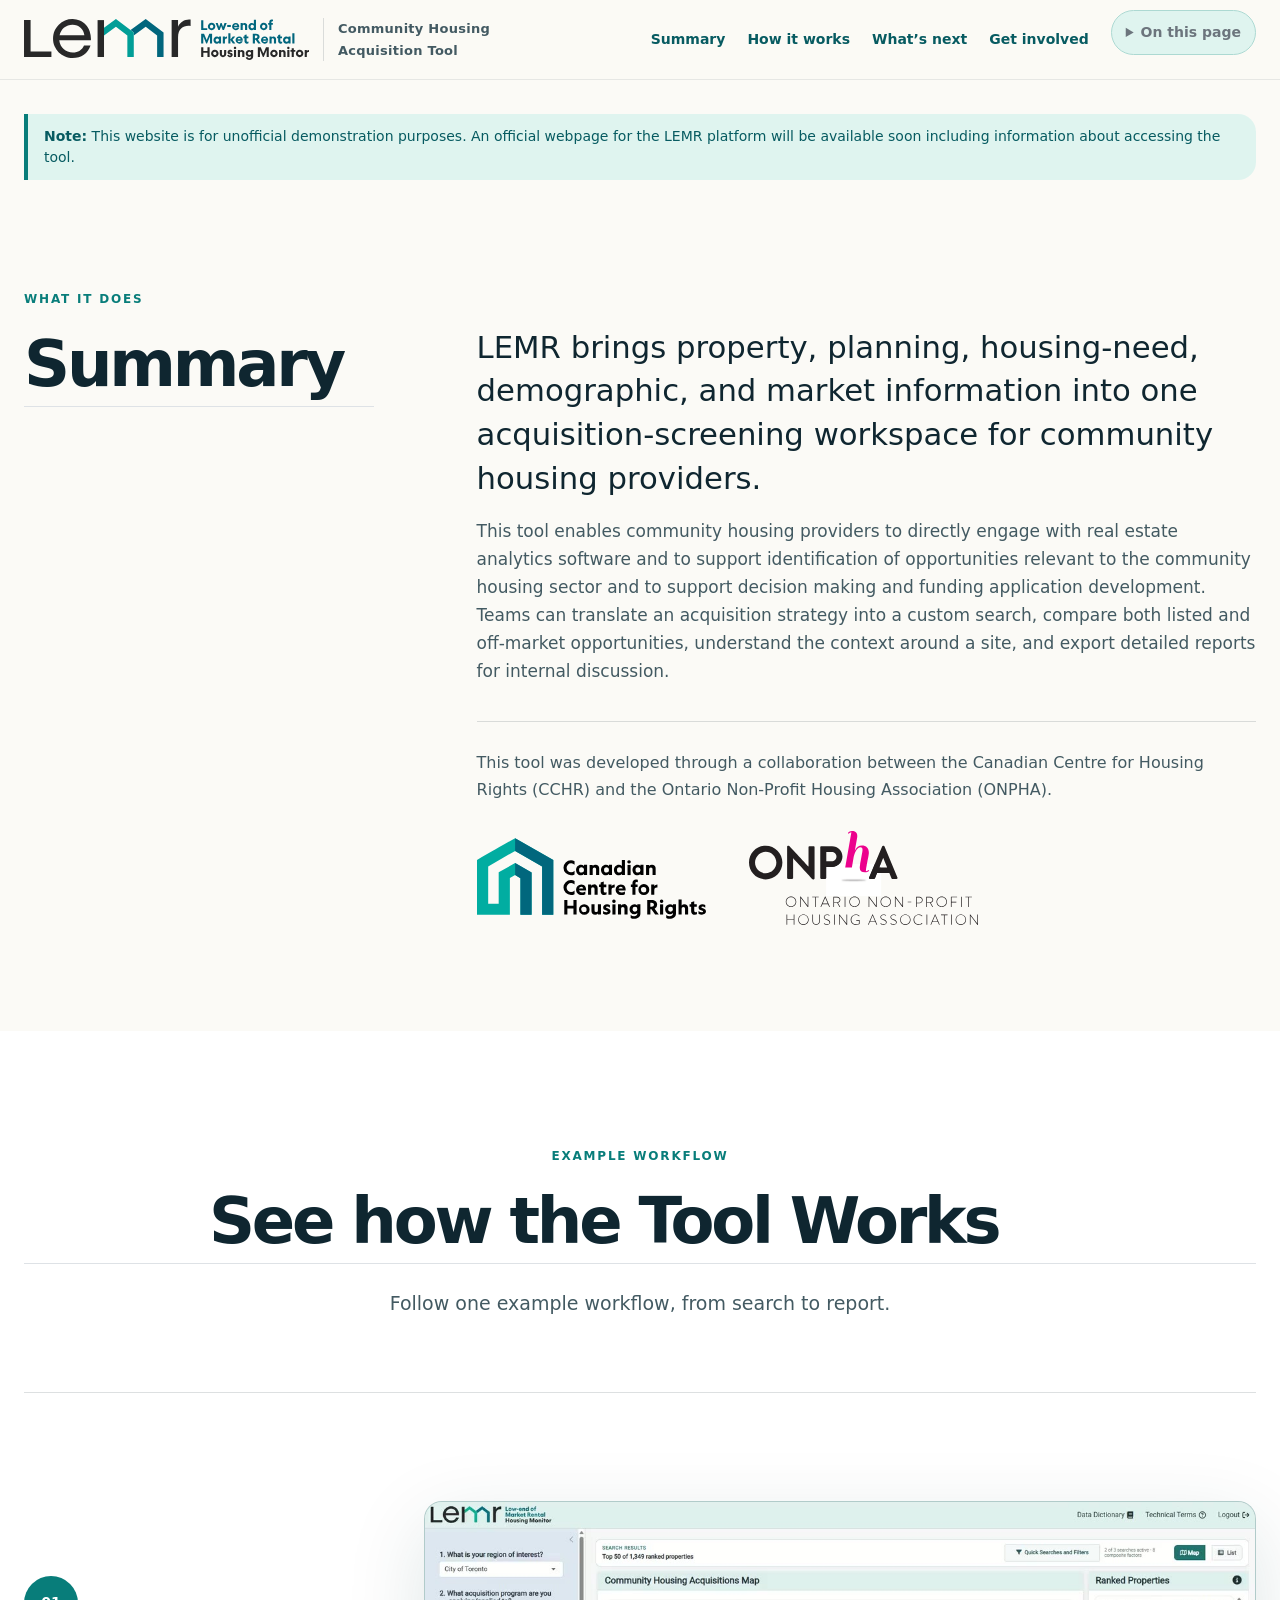
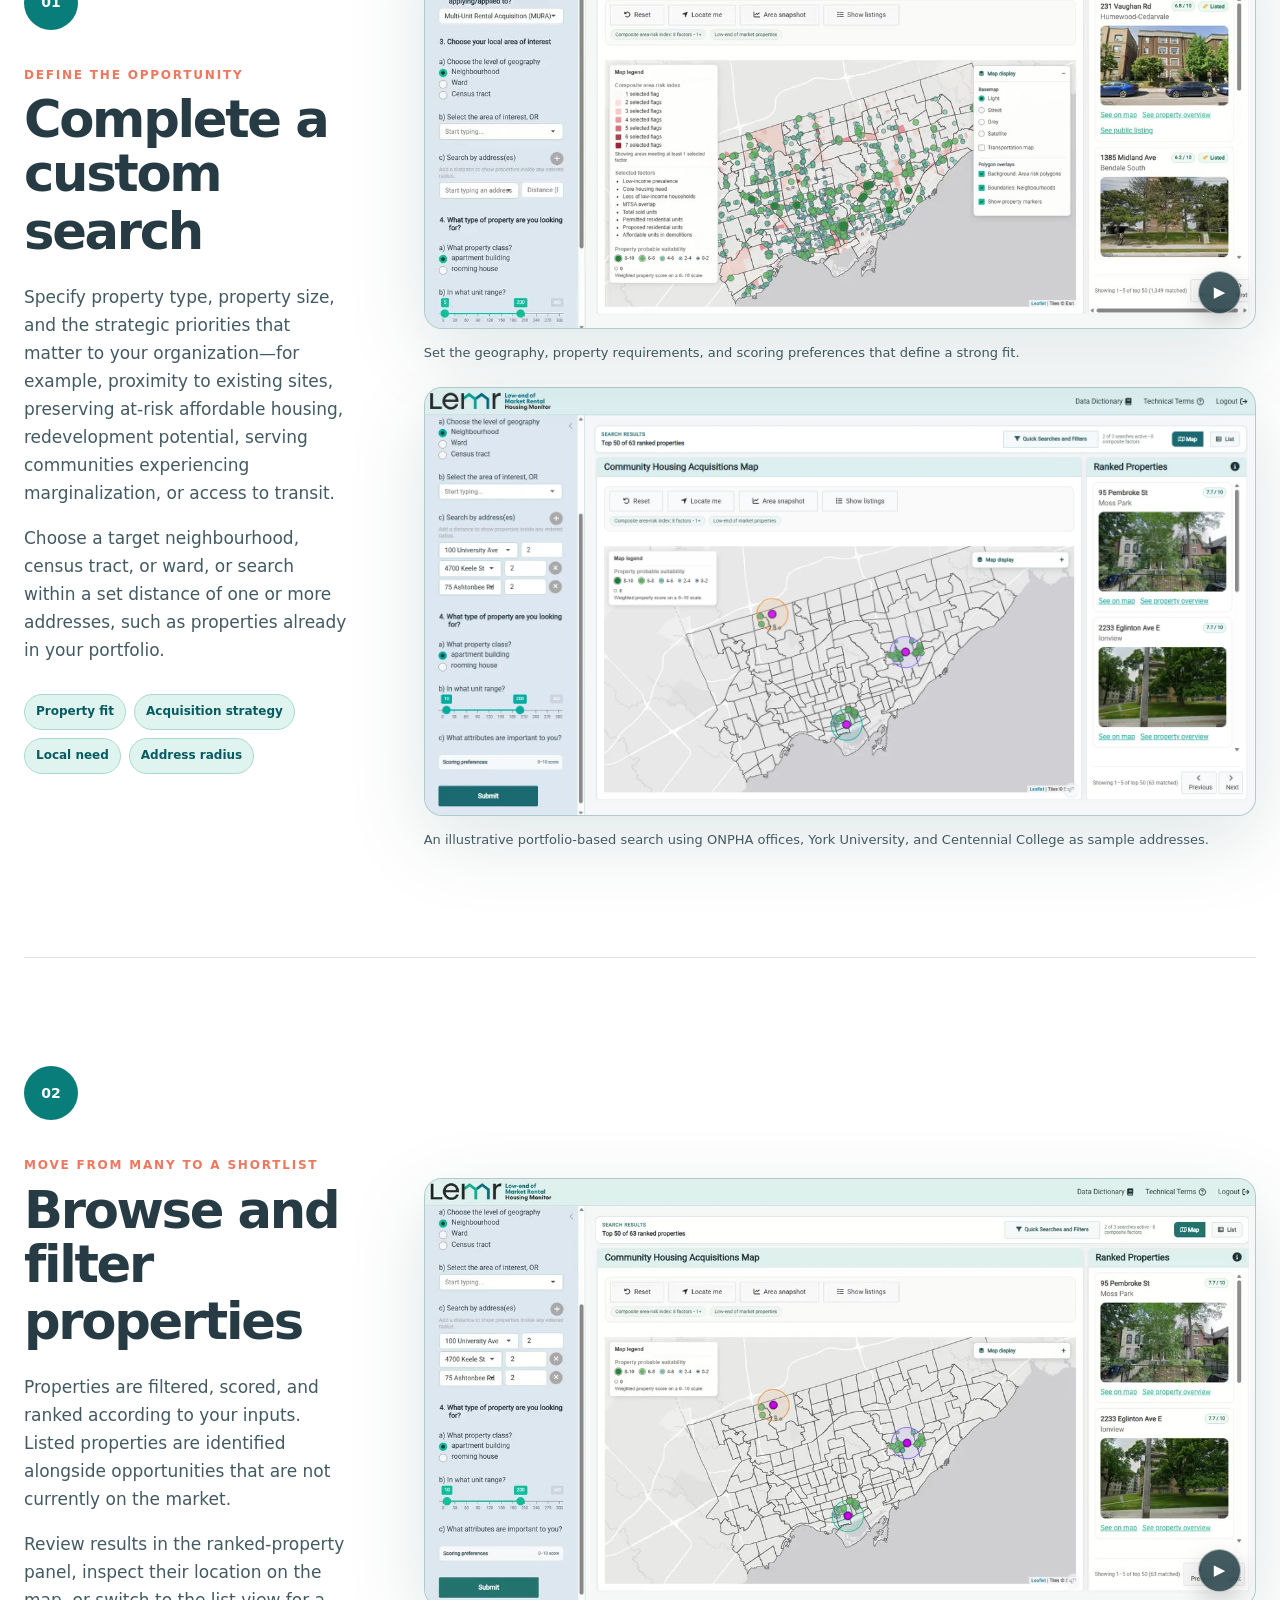
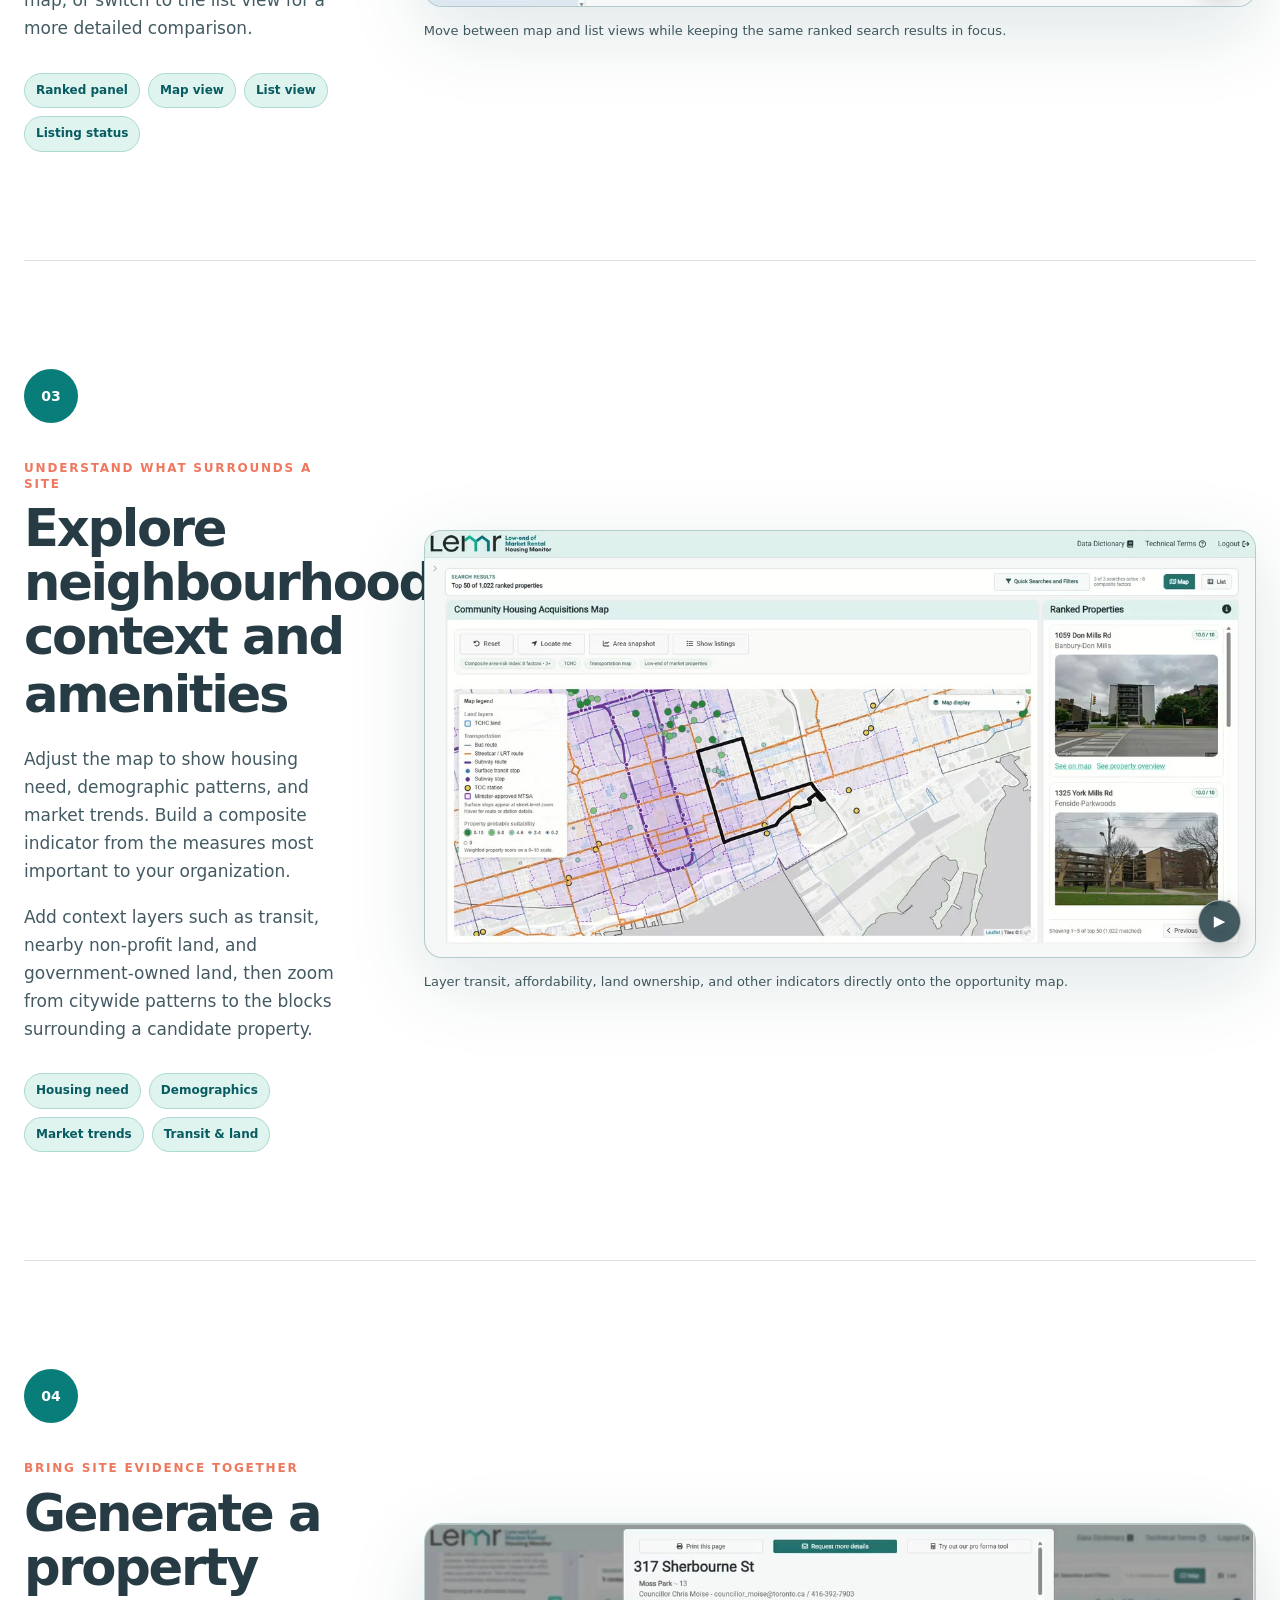
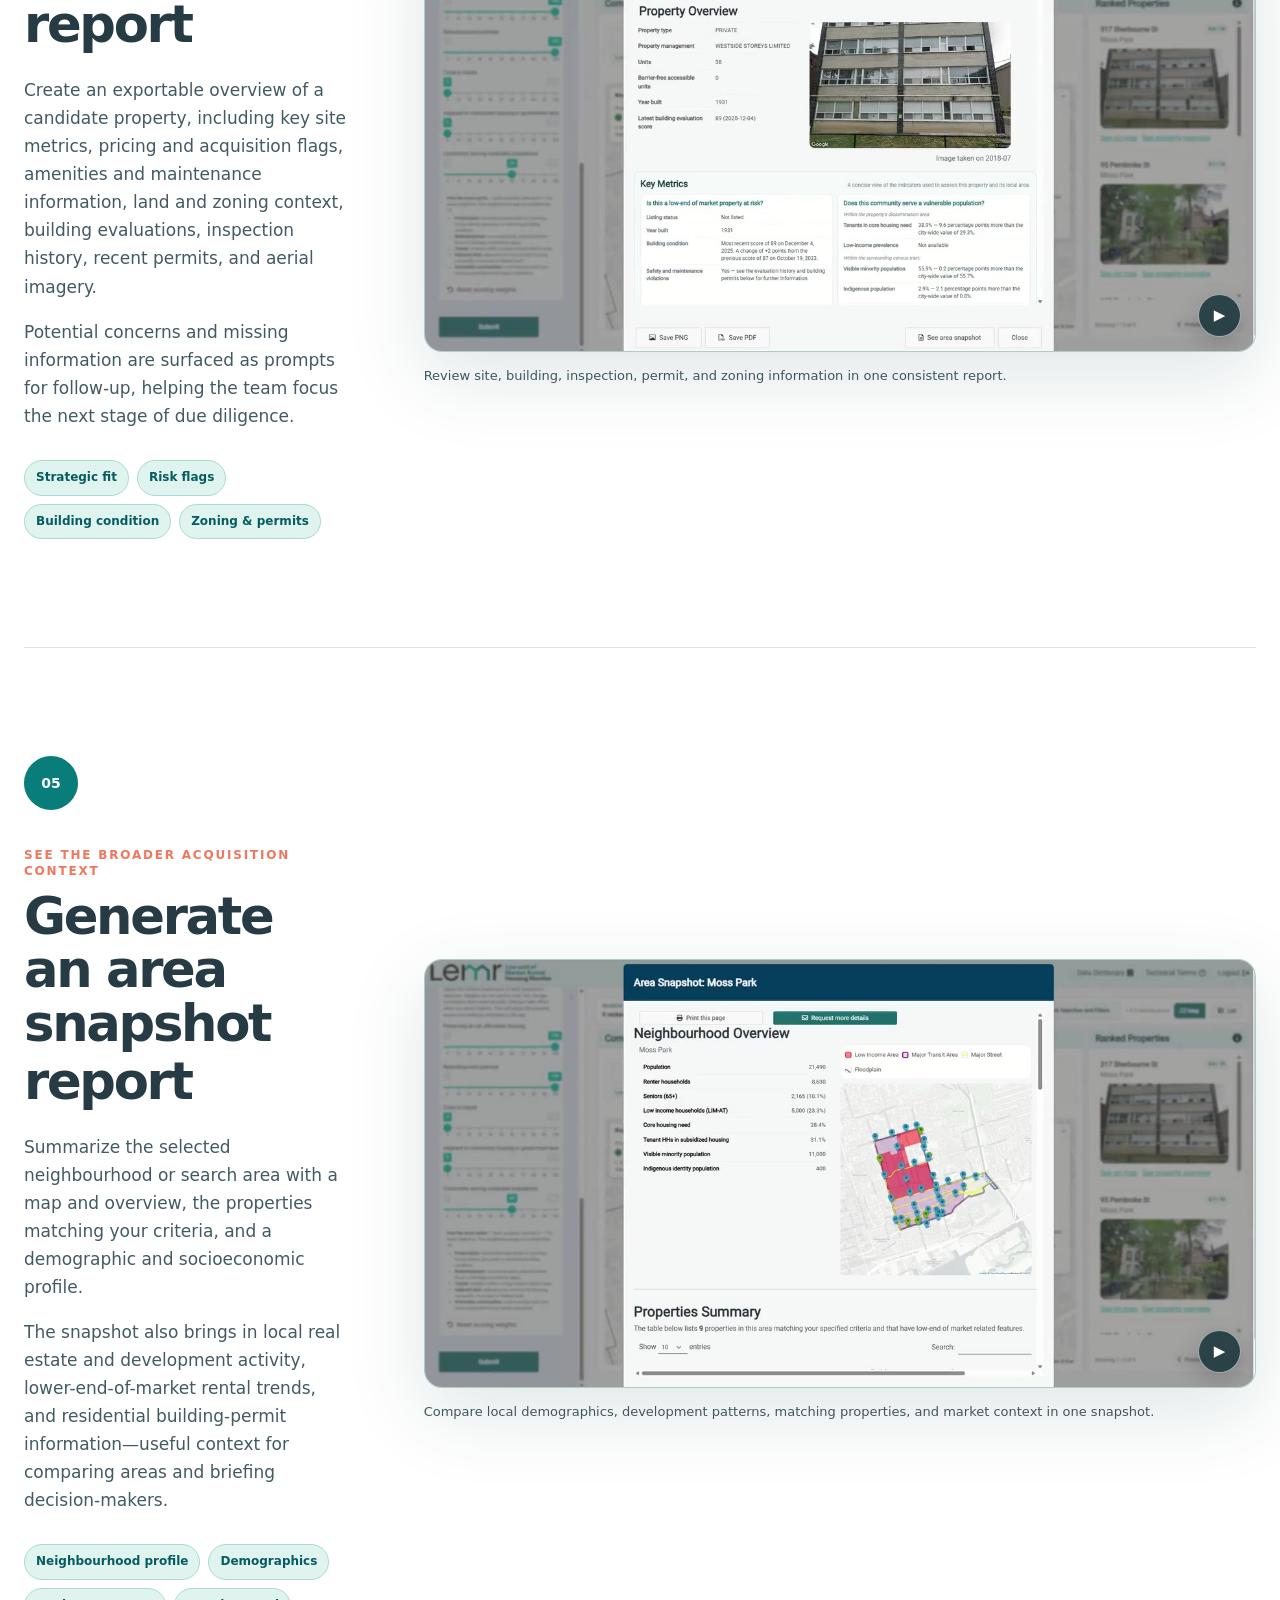
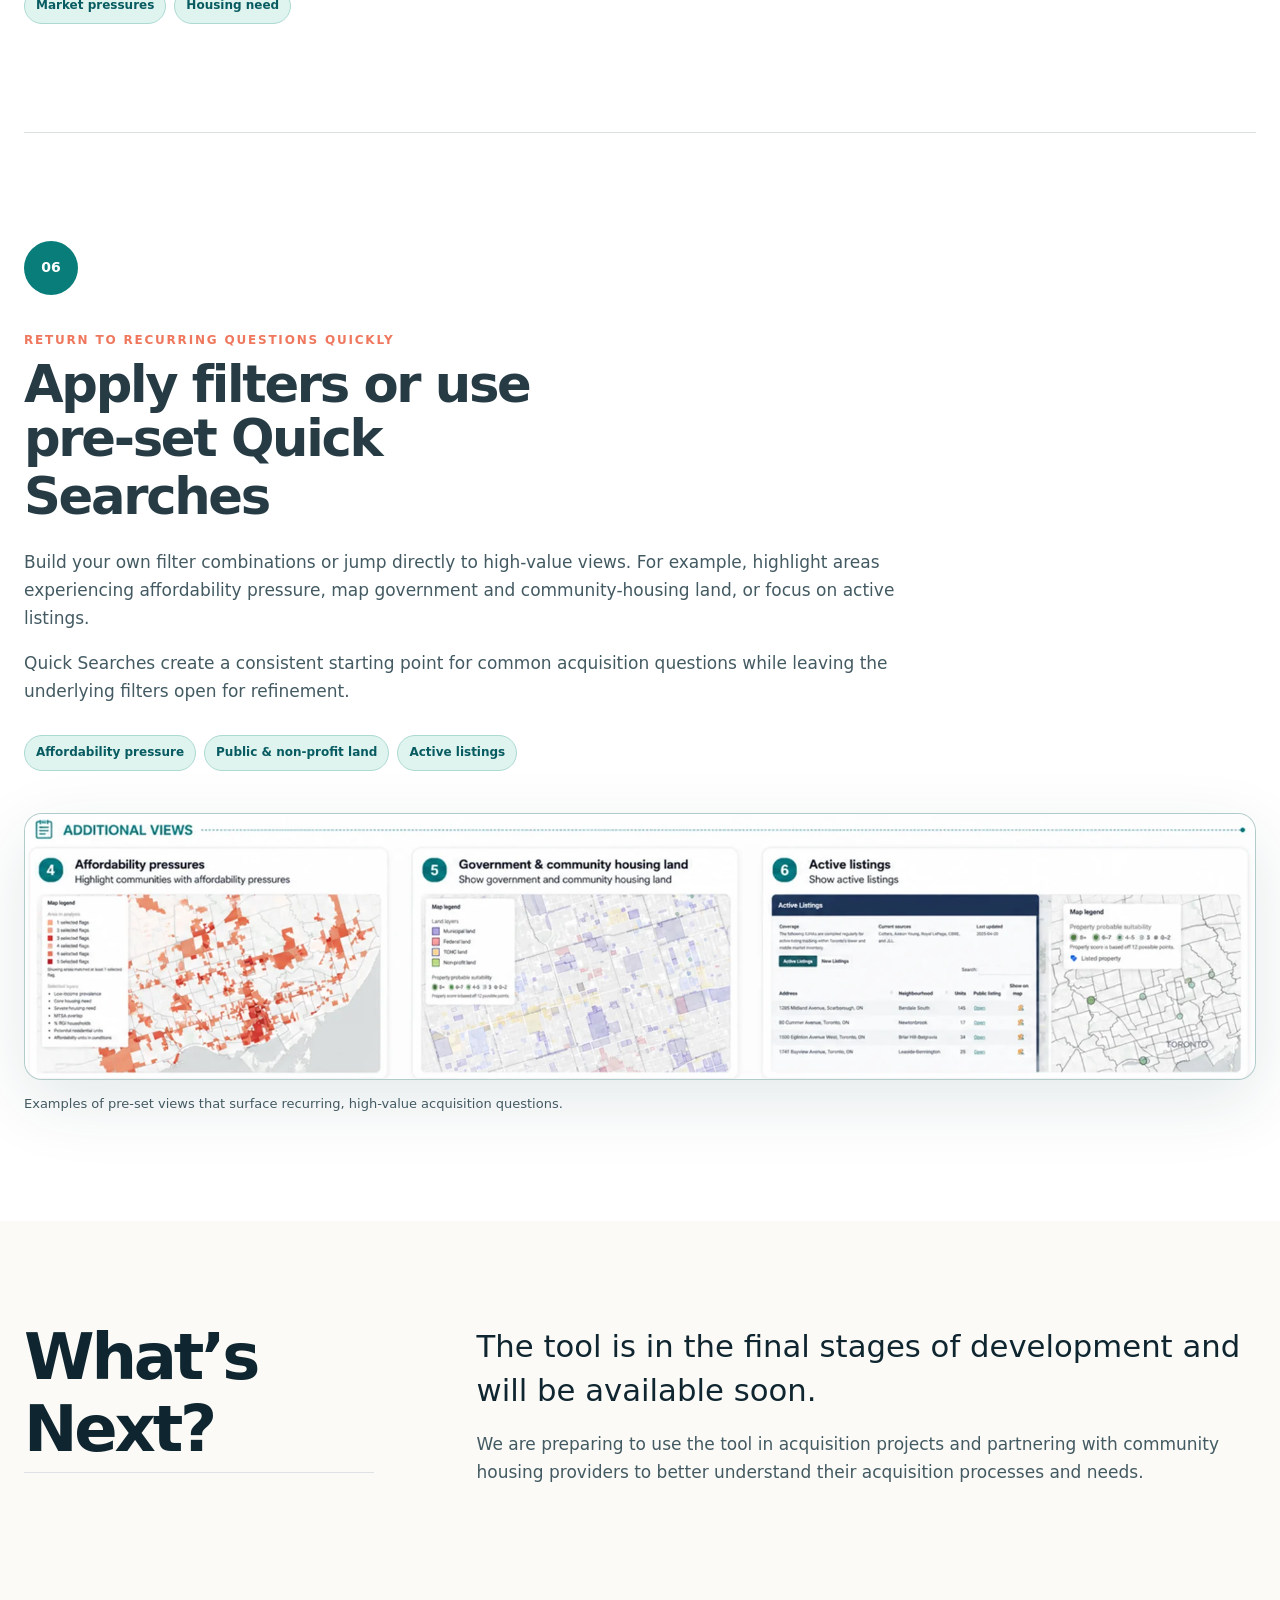
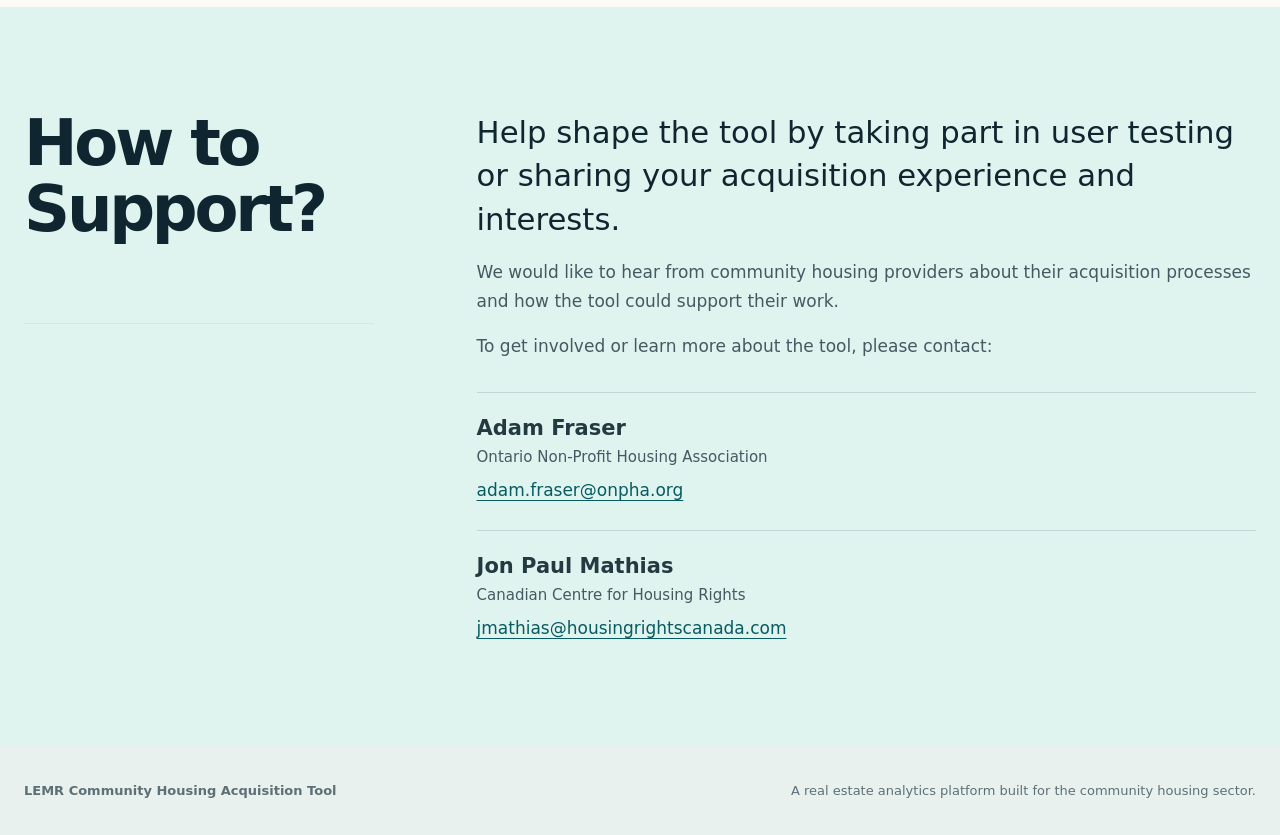
<file: docs/index.html>
<!DOCTYPE html>
<html xmlns="http://www.w3.org/1999/xhtml" lang="en-CA" xml:lang="en-CA"><head>

<meta charset="utf-8">
<meta name="generator" content="quarto-1.4.552">

<meta name="viewport" content="width=device-width, initial-scale=1.0, user-scalable=yes">

<meta name="description" content="A guided demo of the LEMR Community Housing Acquisition Tool for finding, comparing, and understanding acquisition opportunities.">

<title>LEMR Community Housing Acquisition Tool</title>
<style>
code{white-space: pre-wrap;}
span.smallcaps{font-variant: small-caps;}
div.columns{display: flex; gap: min(4vw, 1.5em);}
div.column{flex: auto; overflow-x: auto;}
div.hanging-indent{margin-left: 1.5em; text-indent: -1.5em;}
ul.task-list{list-style: none;}
ul.task-list li input[type="checkbox"] {
  width: 0.8em;
  margin: 0 0.8em 0.2em -1em; /* quarto-specific, see https://github.com/quarto-dev/quarto-cli/issues/4556 */ 
  vertical-align: middle;
}
</style>


<script src="site_libs/quarto-nav/quarto-nav.js"></script>
<link href="./assets/brand/favicon-32x32.png" rel="icon" type="image/png">
<script src="site_libs/clipboard/clipboard.min.js"></script>
<script src="site_libs/quarto-html/quarto.js"></script>
<script src="site_libs/quarto-html/popper.min.js"></script>
<script src="site_libs/quarto-html/tippy.umd.min.js"></script>
<script src="site_libs/quarto-html/anchor.min.js"></script>
<link href="site_libs/quarto-html/tippy.css" rel="stylesheet">
<link href="site_libs/quarto-html/quarto-syntax-highlighting.css" rel="stylesheet" id="quarto-text-highlighting-styles">
<script src="site_libs/bootstrap/bootstrap.min.js"></script>
<link href="site_libs/bootstrap/bootstrap-icons.css" rel="stylesheet">
<link href="site_libs/bootstrap/bootstrap.min.css" rel="stylesheet" id="quarto-bootstrap" data-mode="light">
<script id="quarto-search-options" type="application/json">{
  "language": {
    "search-no-results-text": "No results",
    "search-matching-documents-text": "matching documents",
    "search-copy-link-title": "Copy link to search",
    "search-hide-matches-text": "Hide additional matches",
    "search-more-match-text": "more match in this document",
    "search-more-matches-text": "more matches in this document",
    "search-clear-button-title": "Clear",
    "search-text-placeholder": "",
    "search-detached-cancel-button-title": "Cancel",
    "search-submit-button-title": "Submit",
    "search-label": "Search"
  }
}</script>
<style>html{ scroll-behavior: smooth; }</style>


<link rel="stylesheet" href="assets/css/styles.css">
<meta property="og:title" content="LEMR Community Housing Acquisition Tool">
<meta property="og:description" content="A guided demo of the LEMR Community Housing Acquisition Tool for finding, comparing, and understanding acquisition opportunities.">
<meta property="og:image" content="assets/media/og-preview.png">
<meta property="og:site_name" content="LEMR Community Housing Acquisition Tool">
<meta name="twitter:title" content="LEMR Community Housing Acquisition Tool">
<meta name="twitter:description" content="A guided demo of the LEMR Community Housing Acquisition Tool for finding, comparing, and understanding acquisition opportunities.">
<meta name="twitter:image" content="assets/media/og-preview.png">
<meta name="twitter:card" content="summary_large_image">
</head>

<body>

<div id="quarto-search-results"></div>
<!-- content -->
<div id="quarto-content" class="quarto-container page-columns page-rows-contents page-layout-full">
<!-- sidebar -->
<!-- margin-sidebar -->
    
<!-- main -->
<main class="content page-columns page-full column-page" id="quarto-document-content">

<header id="title-block-header">
<h1 class="title display-7">LEMR Community Housing Acquisition Tool</h1>

</header>


<a class="skip-link" href="#main-content">Skip to content</a>

<header class="site-header" aria-label="Primary">
  <a class="brand" href="#summary" aria-label="LEMR Community Housing Acquisition Tool home">
    <img class="brand-logo" src="assets/brand/lemr-logo.svg" alt="LEMR — Low-end of Market Rental Housing Monitor">
    <span class="brand-name">Community Housing Acquisition Tool</span>
  </a>
  <nav class="header-nav" aria-label="Page sections">
    <div class="primary-links">
      <a class="header-link" href="#summary">Summary</a>
      <a class="header-link" href="#how-it-works">How it works</a>
      <a class="header-link" href="#whats-next">What’s next</a>
      <a class="header-link" href="#how-to-support">Get involved</a>
    </div>
    <details class="page-menu">
      <summary>On this page</summary>
      <nav class="toc-panel" aria-label="Table of contents">
        <a href="#summary">Summary</a>
        <a href="#how-it-works">See how the tool works</a>
        <ol>
          <li><a href="#custom-search">Complete a custom search</a></li>
          <li><a href="#browse-properties">Browse and filter properties</a></li>
          <li><a href="#explore-context">Explore neighbourhood context</a></li>
          <li><a href="#property-report">Generate a property report</a></li>
          <li><a href="#area-snapshot">Generate an area snapshot</a></li>
          <li><a href="#additional-views">Filters and Quick Searches</a></li>
        </ol>
        <a href="#whats-next">What’s Next?</a>
        <a href="#how-to-support">How to Support?</a>
      </nav>
    </details>
  </nav>
</header>

<div id="main-content" class="page-columns page-full">
  <aside class="demo-notice section-shell" role="note">
    <p><strong>Note:</strong> This website is for unofficial demonstration purposes. An official webpage for the LEMR platform will be available soon including information about accessing the tool.</p>
  </aside>

  <section class="summary section-shell" id="summary" aria-labelledby="summary-title">
    <div class="section-kicker">What it does</div>
    <div class="summary-grid">
      <h2 id="summary-title" class="anchored">Summary</h2>
      <div class="summary-copy">
        <p class="lead">LEMR brings property, planning, housing-need, demographic, and market information into one acquisition-screening workspace for community housing providers.</p>
        <p>This tool enables community housing providers to directly engage with real estate analytics software and to support identification of opportunities relevant to the community housing sector and to support decision making and funding application development. Teams can translate an acquisition strategy into a custom search, compare both listed and off-market opportunities, understand the context around a site, and export detailed reports for internal discussion.</p>
        <div class="collaboration-credit">
          <p>This tool was developed through a collaboration between the Canadian Centre for Housing Rights (CCHR) and the Ontario Non-Profit Housing Association (ONPHA).</p>
          <div class="partner-logos">
            <a href="https://housingrightscanada.com/" target="_blank" rel="noopener noreferrer" aria-label="Canadian Centre for Housing Rights (CCHR) website (opens in a new tab)">
              <img src="assets/brand/cchr-logo.svg" alt="Canadian Centre for Housing Rights" width="277" height="98" loading="lazy">
            </a>
            <a href="https://onpha.on.ca/" target="_blank" rel="noopener noreferrer" aria-label="Ontario Non-Profit Housing Association (ONPHA) website (opens in a new tab)">
              <img src="assets/brand/onpha-logo.svg" alt="Ontario Non-Profit Housing Association" loading="lazy">
            </a>
          </div>
        </div>
      </div>
    </div>
  </section>

  <section class="workflow" id="how-it-works" aria-labelledby="workflow-title">
    <div class="workflow-heading section-shell">
      <p class="section-kicker">Example workflow</p>
      <h2 id="workflow-title" class="anchored">See how the Tool Works</h2>
      <p>Follow one example workflow, from search to report.</p>
    </div>

    <article class="step section-shell" id="custom-search">
      <div class="step-copy">
        <span class="step-number">01</span>
        <p class="step-label">Define the opportunity</p>
        <h3 class="anchored">Complete a custom search</h3>
        <p>Specify property type, property size, and the strategic priorities that matter to your organization—for example, proximity to existing sites, preserving at-risk affordable housing, redevelopment potential, serving communities experiencing marginalization, or access to transit.</p>
        <p>Choose a target neighbourhood, census tract, or ward, or search within a set distance of one or more addresses, such as properties already in your portfolio.</p>
        <div class="feature-tags" aria-label="Custom search inputs"><span>Property fit</span><span>Acquisition strategy</span><span>Local need</span><span>Address radius</span></div>
      </div>
      <div class="step-media media-stack">
        <figure class="demo-figure figure">
          <div class="video-shell">
            <video class="demo-video" muted="" loop="" playsinline="" preload="metadata" poster="assets/media/posters/custom-search.jpg" aria-label="LEMR custom search demonstration">
              <source src="assets/media/custom-search.mp4" type="video/mp4">
            </video>
            <button class="video-control" type="button" aria-label="Play custom search demonstration" data-state="paused"><span aria-hidden="true">▶</span></button>
          </div>
          <figcaption>Set the geography, property requirements, and scoring preferences that define a strong fit.</figcaption>
        </figure>
        <figure class="still-figure figure">
          <img src="assets/media/distance-search-example.webp" alt="LEMR map showing ranked properties within set distances of three sample addresses" loading="lazy" class="figure-img">
          <figcaption>An illustrative portfolio-based search using ONPHA offices, York University, and Centennial College as sample addresses.</figcaption>
        </figure>
      </div>
    </article>

    <article class="step section-shell" id="browse-properties">
      <div class="step-copy">
        <span class="step-number">02</span>
        <p class="step-label">Move from many to a shortlist</p>
        <h3 class="anchored">Browse and filter properties</h3>
        <p>Properties are filtered, scored, and ranked according to your inputs. Listed properties are identified alongside opportunities that are not currently on the market.</p>
        <p>Review results in the ranked-property panel, inspect their location on the map, or switch to the list view for a more detailed comparison.</p>
        <div class="feature-tags" aria-label="Property browsing views"><span>Ranked panel</span><span>Map view</span><span>List view</span><span>Listing status</span></div>
      </div>
      <div class="step-media">
        <figure class="demo-figure figure">
          <div class="video-shell">
            <video class="demo-video" muted="" loop="" playsinline="" preload="metadata" poster="assets/media/posters/browse-properties.jpg" aria-label="LEMR browse and filter properties demonstration">
              <source src="assets/media/browse-properties.mp4" type="video/mp4">
            </video>
            <button class="video-control" type="button" aria-label="Play browse properties demonstration" data-state="paused"><span aria-hidden="true">▶</span></button>
          </div>
          <figcaption>Move between map and list views while keeping the same ranked search results in focus.</figcaption>
        </figure>
      </div>
    </article>

    <article class="step section-shell" id="explore-context">
      <div class="step-copy">
        <span class="step-number">03</span>
        <p class="step-label">Understand what surrounds a site</p>
        <h3 class="anchored">Explore neighbourhood context and amenities</h3>
        <p>Adjust the map to show housing need, demographic patterns, and market trends. Build a composite indicator from the measures most important to your organization.</p>
        <p>Add context layers such as transit, nearby non-profit land, and government-owned land, then zoom from citywide patterns to the blocks surrounding a candidate property.</p>
        <div class="feature-tags" aria-label="Neighbourhood context layers"><span>Housing need</span><span>Demographics</span><span>Market trends</span><span>Transit &amp; land</span></div>
      </div>
      <div class="step-media">
        <figure class="demo-figure figure">
          <div class="video-shell">
            <video class="demo-video" muted="" loop="" playsinline="" preload="metadata" poster="assets/media/posters/explore-context.jpg" aria-label="LEMR neighbourhood context and amenities demonstration">
              <source src="assets/media/explore-context.mp4" type="video/mp4">
            </video>
            <button class="video-control" type="button" aria-label="Play neighbourhood context demonstration" data-state="paused"><span aria-hidden="true">▶</span></button>
          </div>
          <figcaption>Layer transit, affordability, land ownership, and other indicators directly onto the opportunity map.</figcaption>
        </figure>
      </div>
    </article>

    <article class="step section-shell" id="property-report">
      <div class="step-copy">
        <span class="step-number">04</span>
        <p class="step-label">Bring site evidence together</p>
        <h3 class="anchored">Generate a property report</h3>
        <p>Create an exportable overview of a candidate property, including key site metrics, pricing and acquisition flags, amenities and maintenance information, land and zoning context, building evaluations, inspection history, recent permits, and aerial imagery.</p>
        <p>Potential concerns and missing information are surfaced as prompts for follow-up, helping the team focus the next stage of due diligence.</p>
        <div class="feature-tags" aria-label="Property report contents"><span>Strategic fit</span><span>Risk flags</span><span>Building condition</span><span>Zoning &amp; permits</span></div>
      </div>
      <div class="step-media">
        <figure class="demo-figure figure">
          <div class="video-shell report-video">
            <video class="demo-video" muted="" loop="" playsinline="" preload="metadata" poster="assets/media/posters/property-report.jpg" aria-label="LEMR property report demonstration">
              <source src="assets/media/property-report.mp4" type="video/mp4">
            </video>
            <button class="video-control" type="button" aria-label="Play property report demonstration" data-state="paused"><span aria-hidden="true">▶</span></button>
          </div>
          <figcaption>Review site, building, inspection, permit, and zoning information in one consistent report.</figcaption>
        </figure>
      </div>
    </article>

    <article class="step section-shell" id="area-snapshot">
      <div class="step-copy">
        <span class="step-number">05</span>
        <p class="step-label">See the broader acquisition context</p>
        <h3 class="anchored">Generate an area snapshot report</h3>
        <p>Summarize the selected neighbourhood or search area with a map and overview, the properties matching your criteria, and a demographic and socioeconomic profile.</p>
        <p>The snapshot also brings in local real estate and development activity, lower-end-of-market rental trends, and residential building-permit information—useful context for comparing areas and briefing decision-makers.</p>
        <div class="feature-tags" aria-label="Area snapshot contents"><span>Neighbourhood profile</span><span>Demographics</span><span>Market pressures</span><span>Housing need</span></div>
      </div>
      <div class="step-media">
        <figure class="demo-figure figure">
          <div class="video-shell report-video">
            <video class="demo-video" muted="" loop="" playsinline="" preload="metadata" poster="assets/media/posters/area-snapshot.jpg" aria-label="LEMR area snapshot report demonstration">
              <source src="assets/media/area-snapshot.mp4" type="video/mp4">
            </video>
            <button class="video-control" type="button" aria-label="Play area snapshot demonstration" data-state="paused"><span aria-hidden="true">▶</span></button>
          </div>
          <figcaption>Compare local demographics, development patterns, matching properties, and market context in one snapshot.</figcaption>
        </figure>
      </div>
    </article>

    <article class="step step-wide section-shell" id="additional-views">
      <div class="step-copy">
        <span class="step-number">06</span>
        <p class="step-label">Return to recurring questions quickly</p>
        <h3 class="anchored">Apply filters or use pre-set Quick Searches</h3>
        <p>Build your own filter combinations or jump directly to high-value views. For example, highlight areas experiencing affordability pressure, map government and community-housing land, or focus on active listings.</p>
        <p>Quick Searches create a consistent starting point for common acquisition questions while leaving the underlying filters open for refinement.</p>
        <div class="feature-tags" aria-label="Example quick searches"><span>Affordability pressure</span><span>Public &amp; non-profit land</span><span>Active listings</span></div>
      </div>
      <div class="step-media">
        <figure class="still-figure wide-still figure">
          <img src="assets/media/additional-views.webp" alt="Three LEMR views showing affordability pressures, government and community housing land, and active listings" loading="lazy" class="figure-img">
          <figcaption>Examples of pre-set views that surface recurring, high-value acquisition questions.</figcaption>
        </figure>
      </div>
    </article>
  </section>

  <section class="next-section section-shell" id="whats-next" aria-labelledby="next-title">
    <div class="summary-grid">
      <h2 id="next-title" class="anchored">What’s Next?</h2>
      <div class="summary-copy">
        <p class="lead">The tool is in the final stages of development and will be available soon.</p>
        <p>We are preparing to use the tool in acquisition projects and partnering with community housing providers to better understand their acquisition processes and needs.</p>
      </div>
    </div>
  </section>

  <section class="support-section" id="how-to-support" aria-labelledby="support-title">
    <div class="section-shell summary-grid">
      <h2 id="support-title" class="anchored">How to Support?</h2>
      <div class="summary-copy">
        <p class="lead">Help shape the tool by taking part in user testing or sharing your acquisition experience and interests.</p>
        <p>We would like to hear from community housing providers about their acquisition processes and how the tool could support their work.</p>
        <p>To get involved or learn more about the tool, please contact:</p>
        <div class="contact-list">
          <div class="contact-person">
            <h3 class="anchored">Adam Fraser</h3>
            <p>Ontario Non-Profit Housing Association</p>
            <a href="mailto:adam.fraser@onpha.org">adam.fraser@onpha.org</a>
          </div>
          <div class="contact-person">
            <h3 class="anchored">Jon Paul Mathias</h3>
            <p>Canadian Centre for Housing Rights</p>
            <a href="mailto:jmathias@housingrightscanada.com">jmathias@housingrightscanada.com</a>
          </div>
        </div>
      </div>
    </div>
  </section>
</div>

<footer class="site-footer">
  <div class="section-shell">
    <p><strong>LEMR Community Housing Acquisition Tool</strong></p>
    <p>A real estate analytics platform built for the community housing sector.</p>
  </div>
</footer>



</main> <!-- /main -->
<script src="assets/js/video-demos.js" defer=""></script>
<script src="assets/js/navigation.js" defer=""></script>
<script id="quarto-html-after-body" type="application/javascript">
window.document.addEventListener("DOMContentLoaded", function (event) {
  const toggleBodyColorMode = (bsSheetEl) => {
    const mode = bsSheetEl.getAttribute("data-mode");
    const bodyEl = window.document.querySelector("body");
    if (mode === "dark") {
      bodyEl.classList.add("quarto-dark");
      bodyEl.classList.remove("quarto-light");
    } else {
      bodyEl.classList.add("quarto-light");
      bodyEl.classList.remove("quarto-dark");
    }
  }
  const toggleBodyColorPrimary = () => {
    const bsSheetEl = window.document.querySelector("link#quarto-bootstrap");
    if (bsSheetEl) {
      toggleBodyColorMode(bsSheetEl);
    }
  }
  toggleBodyColorPrimary();  
  const icon = "";
  const anchorJS = new window.AnchorJS();
  anchorJS.options = {
    placement: 'right',
    icon: icon
  };
  anchorJS.add('.anchored');
  const isCodeAnnotation = (el) => {
    for (const clz of el.classList) {
      if (clz.startsWith('code-annotation-')) {                     
        return true;
      }
    }
    return false;
  }
  const clipboard = new window.ClipboardJS('.code-copy-button', {
    text: function(trigger) {
      const codeEl = trigger.previousElementSibling.cloneNode(true);
      for (const childEl of codeEl.children) {
        if (isCodeAnnotation(childEl)) {
          childEl.remove();
        }
      }
      return codeEl.innerText;
    }
  });
  clipboard.on('success', function(e) {
    // button target
    const button = e.trigger;
    // don't keep focus
    button.blur();
    // flash "checked"
    button.classList.add('code-copy-button-checked');
    var currentTitle = button.getAttribute("title");
    button.setAttribute("title", "Copied!");
    let tooltip;
    if (window.bootstrap) {
      button.setAttribute("data-bs-toggle", "tooltip");
      button.setAttribute("data-bs-placement", "left");
      button.setAttribute("data-bs-title", "Copied!");
      tooltip = new bootstrap.Tooltip(button, 
        { trigger: "manual", 
          customClass: "code-copy-button-tooltip",
          offset: [0, -8]});
      tooltip.show();    
    }
    setTimeout(function() {
      if (tooltip) {
        tooltip.hide();
        button.removeAttribute("data-bs-title");
        button.removeAttribute("data-bs-toggle");
        button.removeAttribute("data-bs-placement");
      }
      button.setAttribute("title", currentTitle);
      button.classList.remove('code-copy-button-checked');
    }, 1000);
    // clear code selection
    e.clearSelection();
  });
    var localhostRegex = new RegExp(/^(?:http|https):\/\/localhost\:?[0-9]*\//);
    var mailtoRegex = new RegExp(/^mailto:/);
      var filterRegex = new RegExp('/' + window.location.host + '/');
    var isInternal = (href) => {
        return filterRegex.test(href) || localhostRegex.test(href) || mailtoRegex.test(href);
    }
    // Inspect non-navigation links and adorn them if external
 	var links = window.document.querySelectorAll('a[href]:not(.nav-link):not(.navbar-brand):not(.toc-action):not(.sidebar-link):not(.sidebar-item-toggle):not(.pagination-link):not(.no-external):not([aria-hidden]):not(.dropdown-item):not(.quarto-navigation-tool)');
    for (var i=0; i<links.length; i++) {
      const link = links[i];
      if (!isInternal(link.href)) {
        // undo the damage that might have been done by quarto-nav.js in the case of
        // links that we want to consider external
        if (link.dataset.originalHref !== undefined) {
          link.href = link.dataset.originalHref;
        }
          // target, if specified
          link.setAttribute("target", "_blank");
          if (link.getAttribute("rel") === null) {
            link.setAttribute("rel", "noopener");
          }
      }
    }
  function tippyHover(el, contentFn, onTriggerFn, onUntriggerFn) {
    const config = {
      allowHTML: true,
      maxWidth: 500,
      delay: 100,
      arrow: false,
      appendTo: function(el) {
          return el.parentElement;
      },
      interactive: true,
      interactiveBorder: 10,
      theme: 'quarto',
      placement: 'bottom-start',
    };
    if (contentFn) {
      config.content = contentFn;
    }
    if (onTriggerFn) {
      config.onTrigger = onTriggerFn;
    }
    if (onUntriggerFn) {
      config.onUntrigger = onUntriggerFn;
    }
    window.tippy(el, config); 
  }
  const noterefs = window.document.querySelectorAll('a[role="doc-noteref"]');
  for (var i=0; i<noterefs.length; i++) {
    const ref = noterefs[i];
    tippyHover(ref, function() {
      // use id or data attribute instead here
      let href = ref.getAttribute('data-footnote-href') || ref.getAttribute('href');
      try { href = new URL(href).hash; } catch {}
      const id = href.replace(/^#\/?/, "");
      const note = window.document.getElementById(id);
      if (note) {
        return note.innerHTML;
      } else {
        return "";
      }
    });
  }
  const xrefs = window.document.querySelectorAll('a.quarto-xref');
  const processXRef = (id, note) => {
    // Strip column container classes
    const stripColumnClz = (el) => {
      el.classList.remove("page-full", "page-columns");
      if (el.children) {
        for (const child of el.children) {
          stripColumnClz(child);
        }
      }
    }
    stripColumnClz(note)
    if (id === null || id.startsWith('sec-')) {
      // Special case sections, only their first couple elements
      const container = document.createElement("div");
      if (note.children && note.children.length > 2) {
        container.appendChild(note.children[0].cloneNode(true));
        for (let i = 1; i < note.children.length; i++) {
          const child = note.children[i];
          if (child.tagName === "P" && child.innerText === "") {
            continue;
          } else {
            container.appendChild(child.cloneNode(true));
            break;
          }
        }
        if (window.Quarto?.typesetMath) {
          window.Quarto.typesetMath(container);
        }
        return container.innerHTML
      } else {
        if (window.Quarto?.typesetMath) {
          window.Quarto.typesetMath(note);
        }
        return note.innerHTML;
      }
    } else {
      // Remove any anchor links if they are present
      const anchorLink = note.querySelector('a.anchorjs-link');
      if (anchorLink) {
        anchorLink.remove();
      }
      if (window.Quarto?.typesetMath) {
        window.Quarto.typesetMath(note);
      }
      // TODO in 1.5, we should make sure this works without a callout special case
      if (note.classList.contains("callout")) {
        return note.outerHTML;
      } else {
        return note.innerHTML;
      }
    }
  }
  for (var i=0; i<xrefs.length; i++) {
    const xref = xrefs[i];
    tippyHover(xref, undefined, function(instance) {
      instance.disable();
      let url = xref.getAttribute('href');
      let hash = undefined; 
      if (url.startsWith('#')) {
        hash = url;
      } else {
        try { hash = new URL(url).hash; } catch {}
      }
      if (hash) {
        const id = hash.replace(/^#\/?/, "");
        const note = window.document.getElementById(id);
        if (note !== null) {
          try {
            const html = processXRef(id, note.cloneNode(true));
            instance.setContent(html);
          } finally {
            instance.enable();
            instance.show();
          }
        } else {
          // See if we can fetch this
          fetch(url.split('#')[0])
          .then(res => res.text())
          .then(html => {
            const parser = new DOMParser();
            const htmlDoc = parser.parseFromString(html, "text/html");
            const note = htmlDoc.getElementById(id);
            if (note !== null) {
              const html = processXRef(id, note);
              instance.setContent(html);
            } 
          }).finally(() => {
            instance.enable();
            instance.show();
          });
        }
      } else {
        // See if we can fetch a full url (with no hash to target)
        // This is a special case and we should probably do some content thinning / targeting
        fetch(url)
        .then(res => res.text())
        .then(html => {
          const parser = new DOMParser();
          const htmlDoc = parser.parseFromString(html, "text/html");
          const note = htmlDoc.querySelector('main.content');
          if (note !== null) {
            // This should only happen for chapter cross references
            // (since there is no id in the URL)
            // remove the first header
            if (note.children.length > 0 && note.children[0].tagName === "HEADER") {
              note.children[0].remove();
            }
            const html = processXRef(null, note);
            instance.setContent(html);
          } 
        }).finally(() => {
          instance.enable();
          instance.show();
        });
      }
    }, function(instance) {
    });
  }
      let selectedAnnoteEl;
      const selectorForAnnotation = ( cell, annotation) => {
        let cellAttr = 'data-code-cell="' + cell + '"';
        let lineAttr = 'data-code-annotation="' +  annotation + '"';
        const selector = 'span[' + cellAttr + '][' + lineAttr + ']';
        return selector;
      }
      const selectCodeLines = (annoteEl) => {
        const doc = window.document;
        const targetCell = annoteEl.getAttribute("data-target-cell");
        const targetAnnotation = annoteEl.getAttribute("data-target-annotation");
        const annoteSpan = window.document.querySelector(selectorForAnnotation(targetCell, targetAnnotation));
        const lines = annoteSpan.getAttribute("data-code-lines").split(",");
        const lineIds = lines.map((line) => {
          return targetCell + "-" + line;
        })
        let top = null;
        let height = null;
        let parent = null;
        if (lineIds.length > 0) {
            //compute the position of the single el (top and bottom and make a div)
            const el = window.document.getElementById(lineIds[0]);
            top = el.offsetTop;
            height = el.offsetHeight;
            parent = el.parentElement.parentElement;
          if (lineIds.length > 1) {
            const lastEl = window.document.getElementById(lineIds[lineIds.length - 1]);
            const bottom = lastEl.offsetTop + lastEl.offsetHeight;
            height = bottom - top;
          }
          if (top !== null && height !== null && parent !== null) {
            // cook up a div (if necessary) and position it 
            let div = window.document.getElementById("code-annotation-line-highlight");
            if (div === null) {
              div = window.document.createElement("div");
              div.setAttribute("id", "code-annotation-line-highlight");
              div.style.position = 'absolute';
              parent.appendChild(div);
            }
            div.style.top = top - 2 + "px";
            div.style.height = height + 4 + "px";
            div.style.left = 0;
            let gutterDiv = window.document.getElementById("code-annotation-line-highlight-gutter");
            if (gutterDiv === null) {
              gutterDiv = window.document.createElement("div");
              gutterDiv.setAttribute("id", "code-annotation-line-highlight-gutter");
              gutterDiv.style.position = 'absolute';
              const codeCell = window.document.getElementById(targetCell);
              const gutter = codeCell.querySelector('.code-annotation-gutter');
              gutter.appendChild(gutterDiv);
            }
            gutterDiv.style.top = top - 2 + "px";
            gutterDiv.style.height = height + 4 + "px";
          }
          selectedAnnoteEl = annoteEl;
        }
      };
      const unselectCodeLines = () => {
        const elementsIds = ["code-annotation-line-highlight", "code-annotation-line-highlight-gutter"];
        elementsIds.forEach((elId) => {
          const div = window.document.getElementById(elId);
          if (div) {
            div.remove();
          }
        });
        selectedAnnoteEl = undefined;
      };
        // Handle positioning of the toggle
    window.addEventListener(
      "resize",
      throttle(() => {
        elRect = undefined;
        if (selectedAnnoteEl) {
          selectCodeLines(selectedAnnoteEl);
        }
      }, 10)
    );
    function throttle(fn, ms) {
    let throttle = false;
    let timer;
      return (...args) => {
        if(!throttle) { // first call gets through
            fn.apply(this, args);
            throttle = true;
        } else { // all the others get throttled
            if(timer) clearTimeout(timer); // cancel #2
            timer = setTimeout(() => {
              fn.apply(this, args);
              timer = throttle = false;
            }, ms);
        }
      };
    }
      // Attach click handler to the DT
      const annoteDls = window.document.querySelectorAll('dt[data-target-cell]');
      for (const annoteDlNode of annoteDls) {
        annoteDlNode.addEventListener('click', (event) => {
          const clickedEl = event.target;
          if (clickedEl !== selectedAnnoteEl) {
            unselectCodeLines();
            const activeEl = window.document.querySelector('dt[data-target-cell].code-annotation-active');
            if (activeEl) {
              activeEl.classList.remove('code-annotation-active');
            }
            selectCodeLines(clickedEl);
            clickedEl.classList.add('code-annotation-active');
          } else {
            // Unselect the line
            unselectCodeLines();
            clickedEl.classList.remove('code-annotation-active');
          }
        });
      }
  const findCites = (el) => {
    const parentEl = el.parentElement;
    if (parentEl) {
      const cites = parentEl.dataset.cites;
      if (cites) {
        return {
          el,
          cites: cites.split(' ')
        };
      } else {
        return findCites(el.parentElement)
      }
    } else {
      return undefined;
    }
  };
  var bibliorefs = window.document.querySelectorAll('a[role="doc-biblioref"]');
  for (var i=0; i<bibliorefs.length; i++) {
    const ref = bibliorefs[i];
    const citeInfo = findCites(ref);
    if (citeInfo) {
      tippyHover(citeInfo.el, function() {
        var popup = window.document.createElement('div');
        citeInfo.cites.forEach(function(cite) {
          var citeDiv = window.document.createElement('div');
          citeDiv.classList.add('hanging-indent');
          citeDiv.classList.add('csl-entry');
          var biblioDiv = window.document.getElementById('ref-' + cite);
          if (biblioDiv) {
            citeDiv.innerHTML = biblioDiv.innerHTML;
          }
          popup.appendChild(citeDiv);
        });
        return popup.innerHTML;
      });
    }
  }
});
</script>
</div> <!-- /content -->




<script src="site_libs/quarto-html/zenscroll-min.js"></script>
</body></html>
</file>
<file: docs/site_libs/quarto-html/tippy.css>
.tippy-box[data-animation=fade][data-state=hidden]{opacity:0}[data-tippy-root]{max-width:calc(100vw - 10px)}.tippy-box{position:relative;background-color:#333;color:#fff;border-radius:4px;font-size:14px;line-height:1.4;white-space:normal;outline:0;transition-property:transform,visibility,opacity}.tippy-box[data-placement^=top]>.tippy-arrow{bottom:0}.tippy-box[data-placement^=top]>.tippy-arrow:before{bottom:-7px;left:0;border-width:8px 8px 0;border-top-color:initial;transform-origin:center top}.tippy-box[data-placement^=bottom]>.tippy-arrow{top:0}.tippy-box[data-placement^=bottom]>.tippy-arrow:before{top:-7px;left:0;border-width:0 8px 8px;border-bottom-color:initial;transform-origin:center bottom}.tippy-box[data-placement^=left]>.tippy-arrow{right:0}.tippy-box[data-placement^=left]>.tippy-arrow:before{border-width:8px 0 8px 8px;border-left-color:initial;right:-7px;transform-origin:center left}.tippy-box[data-placement^=right]>.tippy-arrow{left:0}.tippy-box[data-placement^=right]>.tippy-arrow:before{left:-7px;border-width:8px 8px 8px 0;border-right-color:initial;transform-origin:center right}.tippy-box[data-inertia][data-state=visible]{transition-timing-function:cubic-bezier(.54,1.5,.38,1.11)}.tippy-arrow{width:16px;height:16px;color:#333}.tippy-arrow:before{content:"";position:absolute;border-color:transparent;border-style:solid}.tippy-content{position:relative;padding:5px 9px;z-index:1}
</file>
<file: docs/site_libs/quarto-html/quarto-syntax-highlighting.css>
/* quarto syntax highlight colors */
:root {
  --quarto-hl-ot-color: #003B4F;
  --quarto-hl-at-color: #657422;
  --quarto-hl-ss-color: #20794D;
  --quarto-hl-an-color: #5E5E5E;
  --quarto-hl-fu-color: #4758AB;
  --quarto-hl-st-color: #20794D;
  --quarto-hl-cf-color: #003B4F;
  --quarto-hl-op-color: #5E5E5E;
  --quarto-hl-er-color: #AD0000;
  --quarto-hl-bn-color: #AD0000;
  --quarto-hl-al-color: #AD0000;
  --quarto-hl-va-color: #111111;
  --quarto-hl-bu-color: inherit;
  --quarto-hl-ex-color: inherit;
  --quarto-hl-pp-color: #AD0000;
  --quarto-hl-in-color: #5E5E5E;
  --quarto-hl-vs-color: #20794D;
  --quarto-hl-wa-color: #5E5E5E;
  --quarto-hl-do-color: #5E5E5E;
  --quarto-hl-im-color: #00769E;
  --quarto-hl-ch-color: #20794D;
  --quarto-hl-dt-color: #AD0000;
  --quarto-hl-fl-color: #AD0000;
  --quarto-hl-co-color: #5E5E5E;
  --quarto-hl-cv-color: #5E5E5E;
  --quarto-hl-cn-color: #8f5902;
  --quarto-hl-sc-color: #5E5E5E;
  --quarto-hl-dv-color: #AD0000;
  --quarto-hl-kw-color: #003B4F;
}

/* other quarto variables */
:root {
  --quarto-font-monospace: SFMono-Regular, Menlo, Monaco, Consolas, "Liberation Mono", "Courier New", monospace;
}

pre > code.sourceCode > span {
  color: #003B4F;
}

code span {
  color: #003B4F;
}

code.sourceCode > span {
  color: #003B4F;
}

div.sourceCode,
div.sourceCode pre.sourceCode {
  color: #003B4F;
}

code span.ot {
  color: #003B4F;
  font-style: inherit;
}

code span.at {
  color: #657422;
  font-style: inherit;
}

code span.ss {
  color: #20794D;
  font-style: inherit;
}

code span.an {
  color: #5E5E5E;
  font-style: inherit;
}

code span.fu {
  color: #4758AB;
  font-style: inherit;
}

code span.st {
  color: #20794D;
  font-style: inherit;
}

code span.cf {
  color: #003B4F;
  font-style: inherit;
}

code span.op {
  color: #5E5E5E;
  font-style: inherit;
}

code span.er {
  color: #AD0000;
  font-style: inherit;
}

code span.bn {
  color: #AD0000;
  font-style: inherit;
}

code span.al {
  color: #AD0000;
  font-style: inherit;
}

code span.va {
  color: #111111;
  font-style: inherit;
}

code span.bu {
  font-style: inherit;
}

code span.ex {
  font-style: inherit;
}

code span.pp {
  color: #AD0000;
  font-style: inherit;
}

code span.in {
  color: #5E5E5E;
  font-style: inherit;
}

code span.vs {
  color: #20794D;
  font-style: inherit;
}

code span.wa {
  color: #5E5E5E;
  font-style: italic;
}

code span.do {
  color: #5E5E5E;
  font-style: italic;
}

code span.im {
  color: #00769E;
  font-style: inherit;
}

code span.ch {
  color: #20794D;
  font-style: inherit;
}

code span.dt {
  color: #AD0000;
  font-style: inherit;
}

code span.fl {
  color: #AD0000;
  font-style: inherit;
}

code span.co {
  color: #5E5E5E;
  font-style: inherit;
}

code span.cv {
  color: #5E5E5E;
  font-style: italic;
}

code span.cn {
  color: #8f5902;
  font-style: inherit;
}

code span.sc {
  color: #5E5E5E;
  font-style: inherit;
}

code span.dv {
  color: #AD0000;
  font-style: inherit;
}

code span.kw {
  color: #003B4F;
  font-style: inherit;
}

.prevent-inlining {
  content: "</";
}

/*# sourceMappingURL=debc5d5d77c3f9108843748ff7464032.css.map */
</file>
<file: docs/assets/css/styles.css>
:root {
  --ink: #0f2630;
  --ink-soft: #435a62;
  --teal: #087d7a;
  --teal-dark: #075b61;
  --teal-bright: #19b5ac;
  --mint: #dff4ef;
  --mist: #f2f8f6;
  --cream: #fbfaf6;
  --white: #ffffff;
  --coral: #ef775d;
  --gold: #f0bd55;
  --line: rgba(15, 38, 48, 0.14);
  --shadow: 0 24px 80px rgba(8, 59, 63, 0.13);
  --max: 1240px;
  --radius-lg: 28px;
  --radius-md: 18px;
}

* { box-sizing: border-box; }

html {
  scroll-behavior: smooth;
  scroll-padding-top: 88px;
}

body {
  margin: 0;
  color: var(--ink);
  background: var(--cream);
  font-family: Inter, ui-sans-serif, system-ui, -apple-system, BlinkMacSystemFont, "Segoe UI", sans-serif;
  font-size: 17px;
  line-height: 1.65;
  -webkit-font-smoothing: antialiased;
}

#quarto-header,
#title-block-header,
.quarto-title-banner,
.quarto-title,
.quarto-secondary-nav,
#quarto-margin-sidebar,
#quarto-sidebar,
.nav-footer { display: none !important; }

#quarto-content,
main.content,
.page-columns,
.page-layout-full,
.column-page,
.column-body {
  width: 100% !important;
  max-width: none !important;
  margin: 0 !important;
  padding: 0 !important;
  display: block !important;
}

p, h1, h2, h3, figure { margin-top: 0; }
a { color: inherit; }
img, video { display: block; max-width: 100%; }

.skip-link {
  position: fixed;
  top: 12px;
  left: 12px;
  z-index: 1000;
  padding: 10px 16px;
  color: var(--white);
  background: var(--ink);
  border-radius: 10px;
  transform: translateY(-160%);
}

.skip-link:focus { transform: translateY(0); }

.section-shell {
  width: min(calc(100% - 48px), var(--max));
  margin-inline: auto;
}

.site-header {
  position: sticky;
  top: 0;
  z-index: 50;
  display: flex;
  align-items: center;
  justify-content: space-between;
  gap: 24px;
  min-height: 72px;
  padding: 10px max(24px, calc((100vw - var(--max)) / 2));
  border-bottom: 1px solid rgba(15, 38, 48, 0.09);
  background: rgba(251, 250, 246, 0.9);
  backdrop-filter: blur(16px);
}

.brand {
  display: inline-flex;
  align-items: center;
  gap: 14px;
  text-decoration: none;
}

.brand-logo {
  width: clamp(220px, 24vw, 285px);
  height: auto;
}

.brand-name {
  max-width: 175px;
  padding-left: 14px;
  border-left: 1px solid var(--line);
  color: var(--ink-soft);
  font-size: 13px;
  font-weight: 700;
  letter-spacing: 0.02em;
}

.header-link {
  color: var(--teal-dark);
  font-size: 14px;
  font-weight: 800;
  text-decoration: none;
}

.header-link span { margin-left: 5px; }

.header-nav, .primary-links { display: flex; align-items: center; gap: 22px; }
.header-nav { flex-shrink: 0; }
.header-link { white-space: nowrap; }
.header-link:hover { text-decoration: underline; text-underline-offset: 5px; }
.page-menu { position: relative; color: var(--teal-dark); font-size: 14px; }
.page-menu > summary {
  padding: 10px 14px;
  border: 1px solid #acd9d2;
  border-radius: 999px;
  background: var(--mint);
  cursor: pointer;
  font-weight: 750;
  white-space: nowrap;
}
.toc-panel {
  position: absolute;
  top: calc(100% + 18px);
  right: 0;
  width: min(340px, calc(100vw - 30px));
  max-height: calc(100dvh - 110px);
  overflow-y: auto;
  padding: 20px;
  border: 1px solid var(--line);
  border-radius: var(--radius-md);
  background: var(--white);
  box-shadow: var(--shadow);
}
.toc-panel a { display: block; padding: 8px 6px; text-decoration: none; border-radius: 6px; }
.toc-panel > a { font-weight: 750; }
.toc-panel a:hover { background: var(--mist); }
.toc-panel ol { margin: 0 0 10px; padding-left: 26px; color: var(--ink-soft); font-size: 13px; }
.page-menu summary:focus-visible, .toc-panel a:focus-visible,
.partner-logos a:focus-visible, .contact-person a:focus-visible { outline: 3px solid var(--gold); outline-offset: 4px; }

.section-kicker,
.step-label {
  margin-bottom: 18px;
  font-size: 12px;
  font-weight: 850;
  letter-spacing: 0.15em;
  line-height: 1.3;
  text-transform: uppercase;
}

.button {
  display: inline-flex;
  align-items: center;
  justify-content: center;
  min-height: 52px;
  padding: 13px 21px;
  border: 1px solid transparent;
  border-radius: 999px;
  font-size: 14px;
  font-weight: 850;
  text-decoration: none;
  transition: transform 180ms ease, background 180ms ease, color 180ms ease;
}

.button:hover { transform: translateY(-2px); }
.demo-notice {
  margin-top: 34px;
  padding: 12px 16px;
  color: var(--teal-dark);
  border-left: 4px solid var(--teal);
  border-radius: 0 var(--radius-md) var(--radius-md) 0;
  background: var(--mint);
  font-size: 14px;
  line-height: 1.5;
}

.demo-notice p { margin: 0; }
.summary { padding-block: 112px 104px; }
.summary .section-kicker, .workflow-heading .section-kicker { color: var(--teal); }

.summary-grid {
  display: grid;
  grid-template-columns: minmax(220px, 0.62fr) minmax(0, 1.38fr);
  gap: clamp(42px, 8vw, 120px);
  align-items: start;
}

.summary h2,
.workflow-heading h2,
.next-section h2,
.support-section h2 {
  margin-bottom: 24px;
  font-size: clamp(42px, 5vw, 70px);
  font-weight: 650;
  letter-spacing: -0.05em;
  line-height: 1.03;
}

.summary-copy { max-width: 810px; color: var(--ink-soft); }
.summary-copy .lead { color: var(--ink); font-size: clamp(23px, 2.4vw, 31px); line-height: 1.42; }
.collaboration-credit { margin-top: 36px; padding-top: 28px; border-top: 1px solid var(--line); }
.collaboration-credit > p { font-size: 16px; }
.partner-logos { display: flex; flex-wrap: wrap; align-items: center; gap: 28px 42px; margin-top: 26px; }
.partner-logos a { display: flex; align-items: center; min-height: 98px; }
.partner-logos img { width: 230px; height: auto; max-height: 98px; object-fit: contain; }
.next-section, .support-section { padding-block: 104px; }
.support-section { background: var(--mint); }
.contact-list { display: grid; gap: 26px; margin-top: 32px; }
.contact-person { border-top: 1px solid var(--line); padding-top: 22px; }
.contact-person h3 { margin-bottom: 4px; color: var(--ink); font-size: 21px; font-weight: 700; }
.contact-person p { margin-bottom: 6px; font-size: 15px; }
.contact-person a { color: var(--teal-dark); text-underline-offset: 4px; overflow-wrap: anywhere; }
.workflow { background: var(--white); }
.workflow-heading { padding-block: 118px 72px; text-align: center; }
.workflow-heading h2 { margin-inline: auto; }
.workflow-heading > p:last-child { max-width: 660px; margin: 0 auto; color: var(--ink-soft); font-size: 19px; }

.step {
  display: grid;
  grid-template-columns: minmax(260px, .56fr) minmax(0, 1.44fr);
  gap: clamp(42px, 6vw, 76px);
  align-items: center;
  padding-block: 108px;
  border-top: 1px solid var(--line);
}

.step-wide {
  grid-template-columns: 1fr;
  gap: 42px;
}

.step-wide .step-copy { max-width: 920px; }
.step-wide .step-media { width: 100%; }

.step-number {
  display: inline-grid;
  place-items: center;
  width: 54px;
  height: 54px;
  margin-bottom: 38px;
  color: var(--white);
  border-radius: 50%;
  background: var(--teal);
  font-size: 14px;
  font-weight: 850;
}

.step-label { margin-bottom: 10px; color: var(--coral); }

.step h3 {
  max-width: 520px;
  margin-bottom: 24px;
  font-size: clamp(34px, 4vw, 53px);
  font-weight: 650;
  letter-spacing: -0.045em;
  line-height: 1.05;
}

.step-copy > p:not(.step-label) { color: var(--ink-soft); }

.feature-tags { display: flex; flex-wrap: wrap; gap: 8px; margin-top: 30px; }
.feature-tags span { padding: 7px 11px; color: var(--teal-dark); border: 1px solid #acd9d2; border-radius: 999px; background: var(--mint); font-size: 12px; font-weight: 750; }

.step-media { min-width: 0; }
.media-stack { display: grid; gap: 24px; }
.demo-figure, .still-figure { margin: 0; }

.video-shell,
.still-figure img {
  overflow: hidden;
  border: 1px solid rgba(8, 91, 97, .2);
  border-radius: var(--radius-md);
  background: #dce7e5;
  box-shadow: var(--shadow);
}

.video-shell { position: relative; aspect-ratio: 1906 / 982; }
.demo-video { width: 100%; height: 100%; object-fit: cover; }

.video-control {
  position: absolute;
  right: 14px;
  bottom: 14px;
  display: grid;
  place-items: center;
  width: 43px;
  height: 43px;
  padding: 0;
  color: var(--white);
  border: 1px solid rgba(255,255,255,.55);
  border-radius: 50%;
  background: rgba(4, 36, 42, .74);
  box-shadow: 0 8px 24px rgba(0,0,0,.18);
  cursor: pointer;
  backdrop-filter: blur(8px);
}

.video-control:hover { background: var(--teal-dark); }
.video-control:focus-visible, .button:focus-visible, .header-link:focus-visible, .brand:focus-visible { outline: 3px solid var(--gold); outline-offset: 4px; }
.video-control span { font-size: 15px; line-height: 1; }

figcaption {
  margin-top: 14px;
  color: var(--ink-soft);
  font-size: 13px;
  line-height: 1.5;
}

.still-figure img { width: 100%; height: auto; }
.wide-still img { box-shadow: 0 22px 70px rgba(8,59,63,.11); }

.site-footer { padding-block: 34px; color: #5d7076; background: #e9f1ef; font-size: 13px; }
.site-footer .section-shell { display: flex; justify-content: space-between; gap: 24px; }
.site-footer p { margin: 0; }

@media (max-width: 1180px) {
  .primary-links { display: none; }
}

@media (max-width: 900px) {
  .brand-name { display: none; }
  .summary-grid, .step { grid-template-columns: 1fr; }
  .step { gap: 46px; padding-block: 82px; }
}

@media (max-width: 620px) {
  body { font-size: 16px; }
  .section-shell { width: min(calc(100% - 30px), var(--max)); }
  .site-header { min-height: 64px; padding-inline: 15px; }
  .site-header { gap: 12px; }
  .brand { min-width: 0; }
  .brand-logo { width: min(190px, 100%); }
  .page-menu > summary { padding: 9px 11px; font-size: 12px; }
  .summary { padding-block: 86px 78px; }
  .next-section, .support-section { padding-block: 78px; }
  .workflow-heading { padding-block: 84px 50px; }
  .step { padding-block: 72px; }
  .step-number { margin-bottom: 28px; }
  .video-control { width: 40px; height: 40px; right: 10px; bottom: 10px; }
  .site-footer .section-shell { flex-direction: column; gap: 6px; }
}

@media (prefers-reduced-motion: reduce) {
  html { scroll-behavior: auto; }
  *, *::before, *::after { animation-duration: .001ms !important; transition-duration: .001ms !important; }
}
</file>
